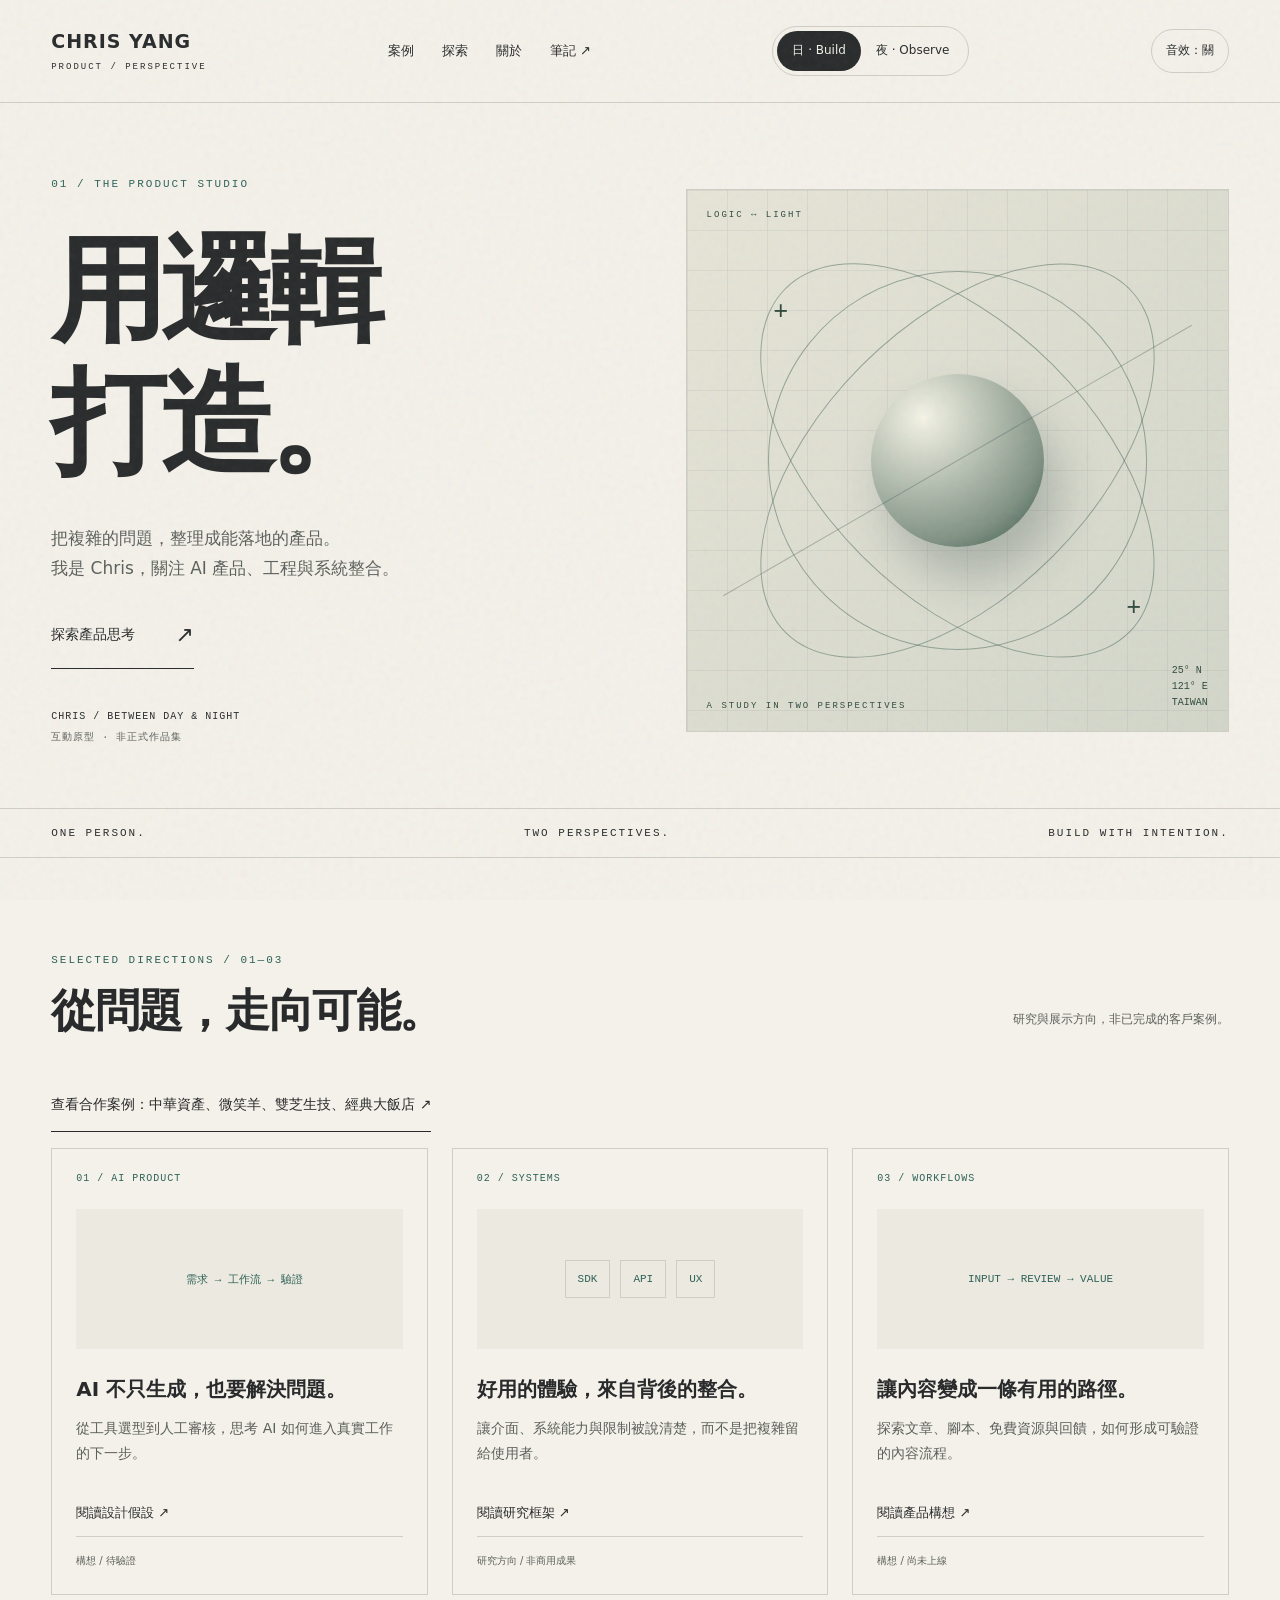
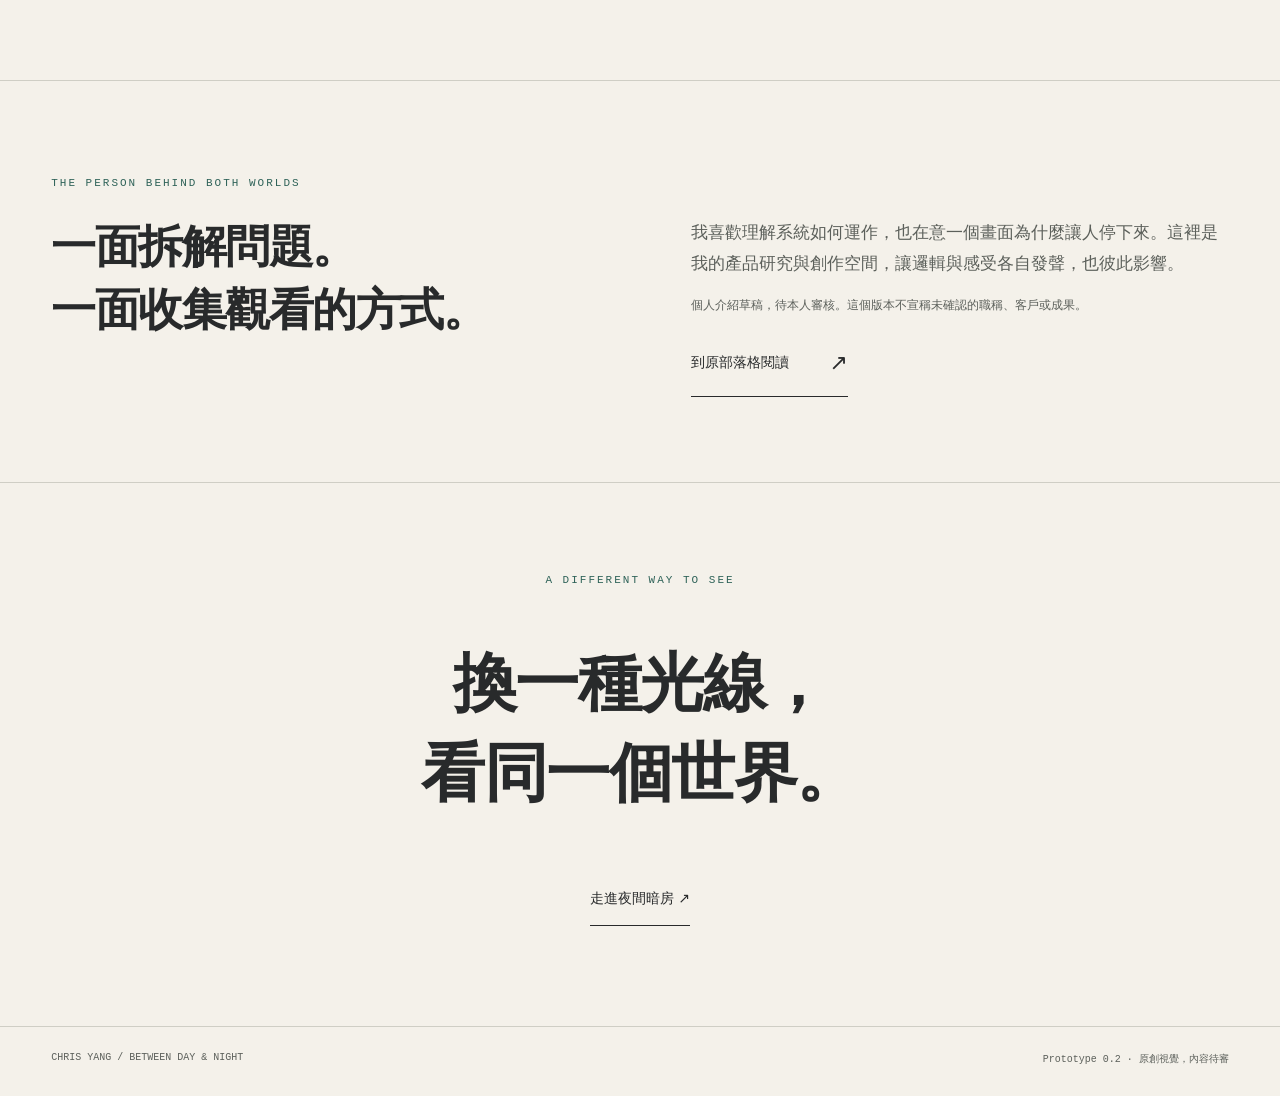
<file: site/index.html>
<!doctype html>
<html lang="zh-Hant" data-world="build"><head><meta charset="utf-8"><meta name="viewport" content="width=device-width,initial-scale=1"><meta name="robots" content="noindex,nofollow"><meta name="description" content="Chris Yang：用邏輯打造，用感受觀看。AI 產品、系統整合、攝影與設計。"><title>Chris Yang — Between Day & Night</title><link rel="stylesheet" href="./styles.css"><script src="./app.js" defer></script></head><body>
<a class="skip" href="#main">跳至內容</a><div class="grain" aria-hidden="true"></div><header class="header"><a class="brand" href="#build">CHRIS YANG<span>PRODUCT / PERSPECTIVE</span></a><nav aria-label="主導覽"><a href="./portfolio.html">案例</a><a href="#work">探索</a><a href="#about">關於</a><a href="https://www.chris.com.tw/main/">筆記 ↗</a></nav><div class="switch" role="group" aria-label="切換內容世界"><button type="button" data-mode="build" aria-pressed="true">日 · Build</button><button type="button" data-mode="observe" aria-pressed="false">夜 · Observe</button></div></header>
<main id="main"><section class="hero"><div class="hero-copy"><p class="eyebrow" id="eyebrow">01 / THE PRODUCT STUDIO</p><h1 id="headline">用邏輯<span>打造。</span></h1><p class="intro" id="intro">把複雜的問題，整理成能落地的產品。<br>我是 Chris，關注 AI 產品、工程與系統整合。</p><a class="cta" href="#work" id="hero-link">探索產品思考 <span>↗</span></a><p class="edition">CHRIS / BETWEEN DAY & NIGHT <span>互動原型 · 非正式作品集</span></p></div><div class="art" aria-hidden="true"><div class="orbit o1"></div><div class="orbit o2"></div><div class="orbit o3"></div><div class="core"></div><div class="cross x1">+</div><div class="cross x2">+</div><div class="axis"></div><span class="art-label top">LOGIC ↔ LIGHT</span><span class="art-label bottom">A STUDY IN TWO PERSPECTIVES</span><span class="coord">25° N<br>121° E<br>TAIWAN</span></div></section>
<div class="ticker"><span>ONE PERSON.</span><span>TWO PERSPECTIVES.</span><span id="ticker-last">BUILD WITH INTENTION.</span></div>
<section id="work" class="section"><div class="section-head"><div><p class="eyebrow" id="work-label">SELECTED DIRECTIONS / 01—03</p><h2 id="work-title">從問題，走向可能。</h2></div><p class="muted" id="work-note">研究與展示方向，非已完成的客戶案例。</p></div>
<div id="build-content"><p><a class="cta" href="./portfolio.html">查看合作案例：中華資產、微笑羊、雙芝生技、經典大飯店 ↗</a></p><div class="cards"><article class="card"><span class="number">01 / AI PRODUCT</span><div class="diagram"><i></i><b>需求 → 工作流 → 驗證</b></div><h3>AI 不只生成，也要解決問題。</h3><p>從工具選型到人工審核，思考 AI 如何進入真實工作的下一步。</p><button class="text-button" data-detail="ai">閱讀設計假設 ↗</button><span class="status">構想 / 待驗證</span></article><article class="card"><span class="number">02 / SYSTEMS</span><div class="diagram cells"><b>SDK</b><b>API</b><b>UX</b></div><h3>好用的體驗，來自背後的整合。</h3><p>讓介面、系統能力與限制被說清楚，而不是把複雜留給使用者。</p><button class="text-button" data-detail="systems">閱讀研究框架 ↗</button><span class="status">研究方向 / 非商用成果</span></article><article class="card"><span class="number">03 / WORKFLOWS</span><div class="diagram"><b>INPUT → REVIEW → VALUE</b></div><h3>讓內容變成一條有用的路徑。</h3><p>探索文章、腳本、免費資源與回饋，如何形成可驗證的內容流程。</p><button class="text-button" data-detail="content">閱讀產品構想 ↗</button><span class="status">構想 / 尚未上線</span></article></div></div>
<div id="observe-content" hidden><div class="gallery"><article class="photo p1"><span>01 / LIGHT STUDY</span><div class="shape"></div><h3>光的邊界</h3><p>CSS 視覺實驗 · 非攝影作品</p></article><article class="photo p2"><span>02 / NEGATIVE SPACE</span><div class="shape"></div><h3>留白之間</h3><p>CSS 視覺實驗 · 非攝影作品</p></article><article class="photo p3"><span>03 / AFTER HOURS</span><div class="shape"></div><h3>夜色未定</h3><p>CSS 視覺實驗 · 非攝影作品</p></article></div><p class="muted">攝影系列尚待提供本人作品及確認授權。此處以原創幾何視覺測試策展節奏。</p></div></section>
<section id="about" class="section about"><p class="eyebrow">THE PERSON BEHIND BOTH WORLDS</p><h2>一面拆解問題。<br>一面收集觀看的方式。</h2><div><p>我喜歡理解系統如何運作，也在意一個畫面為什麼讓人停下來。這裡是我的產品研究與創作空間，讓邏輯與感受各自發聲，也彼此影響。</p><p class="muted">個人介紹草稿，待本人審核。這個版本不宣稱未確認的職稱、客戶或成果。</p><a class="cta" href="https://www.chris.com.tw/main/">到原部落格閱讀 <span>↗</span></a></div></section>
<section class="closing"><p class="eyebrow">A DIFFERENT WAY TO SEE</p><h2 id="closing-title">換一種光線，<br>看同一個世界。</h2><button id="other-world" class="cta" type="button">走進夜間暗房 ↗</button></section></main><footer><span>CHRIS YANG / BETWEEN DAY & NIGHT</span><span>Prototype 0.2 · 原創視覺，內容待審</span></footer>
<dialog id="detail"><form method="dialog"><button class="close" aria-label="關閉詳情">關閉 ×</button></form><p class="eyebrow">CONCEPT NOTE / NOT A SHIPPED CASE</p><h2 id="detail-title"></h2><div id="detail-body"></div></dialog><div class="sr-only" role="status" aria-live="polite" id="announcement"></div></body></html>
</file>
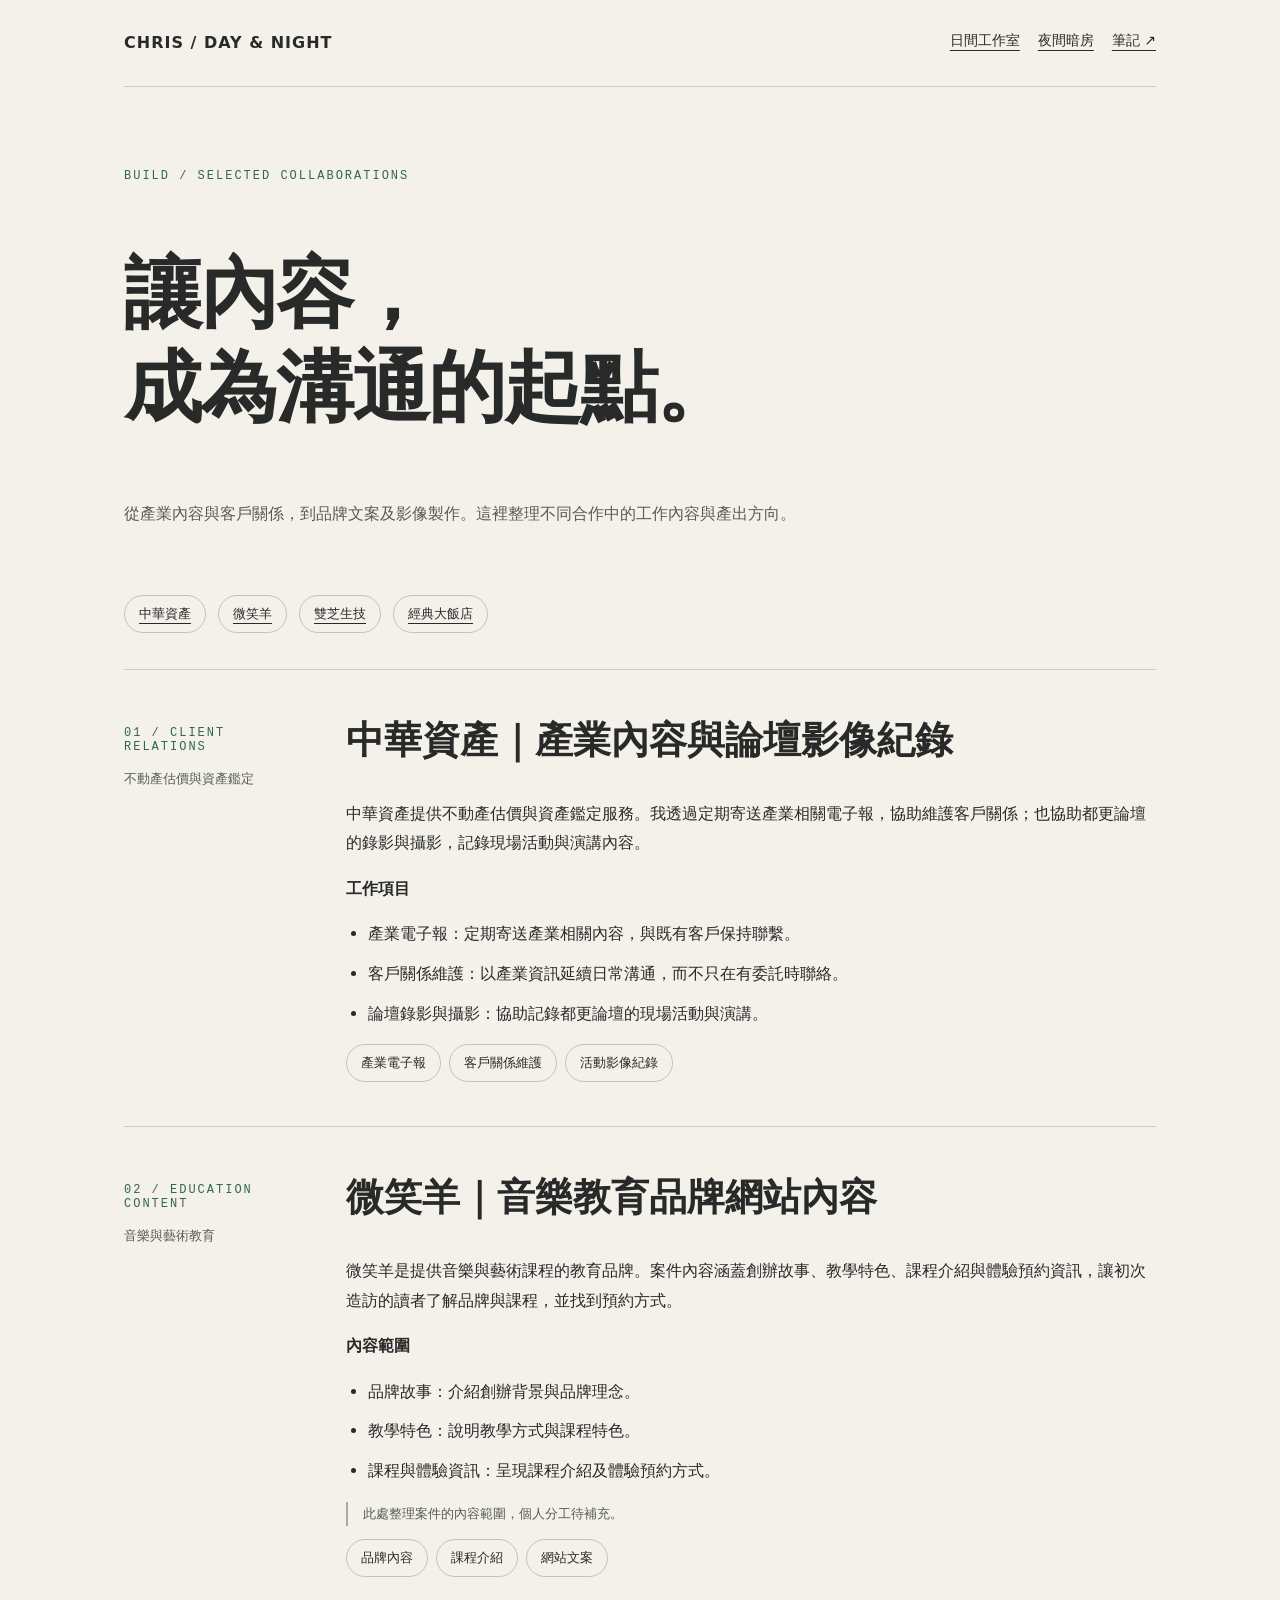
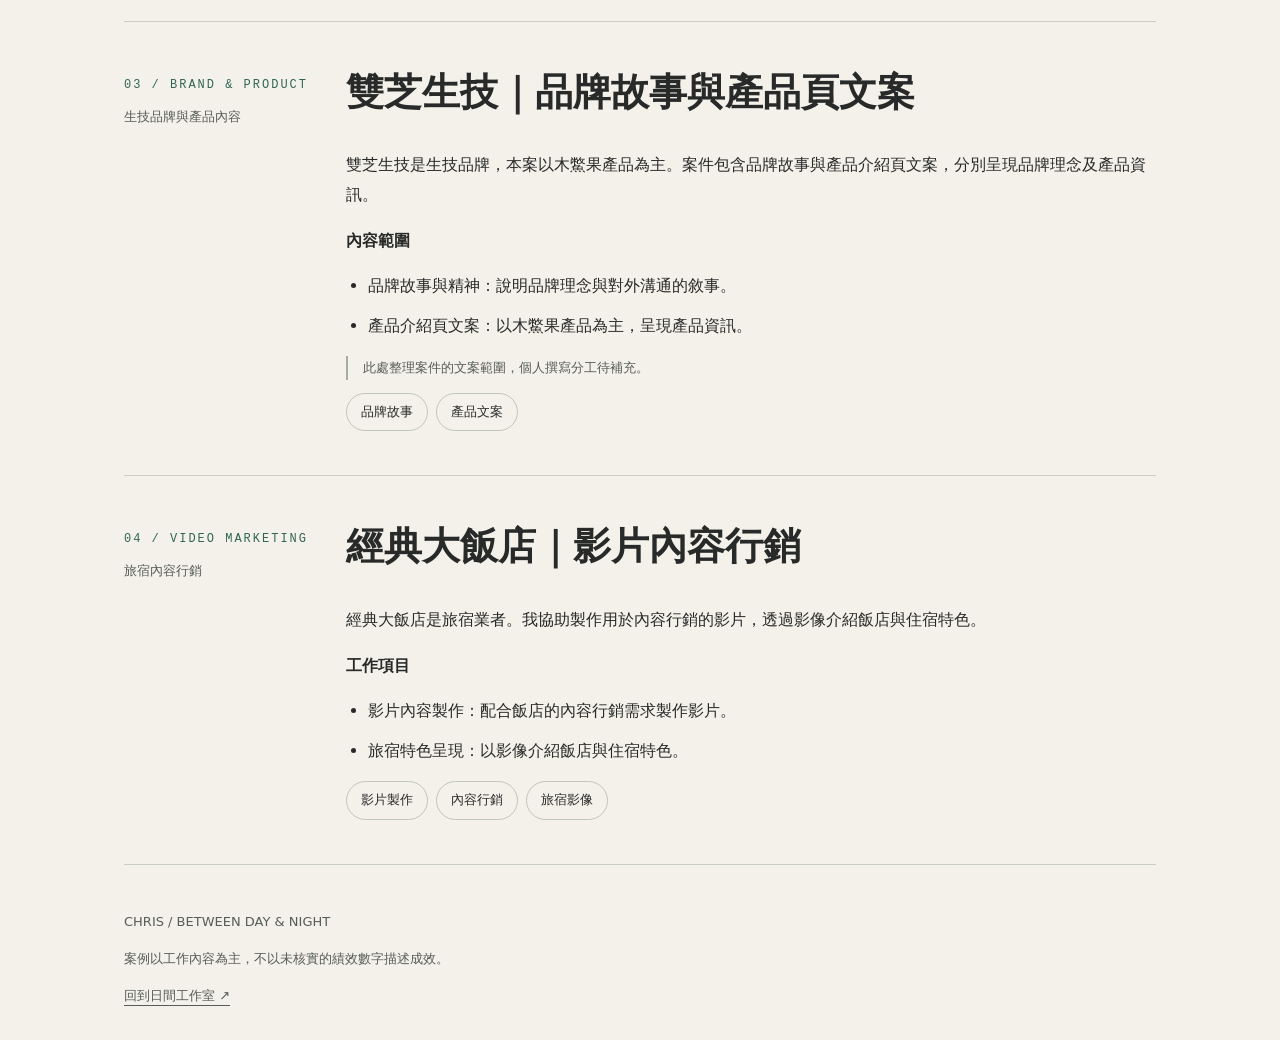
<file: site/portfolio.html>
<!doctype html>
<html lang="zh-Hant"><head><meta charset="utf-8"><meta name="viewport" content="width=device-width,initial-scale=1"><meta name="robots" content="noindex,nofollow"><meta name="description" content="Chris 的合作案例：產業電子報、論壇影像紀錄、品牌網站內容、產品文案與旅宿影片內容行銷。"><title>合作案例 — Chris · Between Day & Night</title><style>
*{box-sizing:border-box}body{margin:0;background:#f4f1ea;color:#282a29;font:16px/1.85 system-ui,sans-serif}a{color:inherit;text-underline-offset:5px}a:focus-visible{outline:3px solid #316653;outline-offset:5px}.wrap{max-width:1080px;margin:auto;padding:0 24px}header{padding:28px 0;border-bottom:1px solid #c9cdc3;display:flex;justify-content:space-between;gap:20px;flex-wrap:wrap}.brand{font-weight:750;text-decoration:none;letter-spacing:1px}nav{display:flex;flex-wrap:wrap;gap:18px;font-size:14px}.hero{padding:70px 0 50px}.eyebrow{font:12px monospace;letter-spacing:2px;color:#316653}h1{font-size:clamp(42px,7vw,78px);line-height:1.2;letter-spacing:-2px}h2{font-size:clamp(26px,4vw,38px);line-height:1.4}h3{font-size:16px}.intro{max-width:700px;color:#565c57}.toc{padding:0 0 36px;display:flex;flex-wrap:wrap;gap:12px}.toc a,.tag{border:1px solid #bfc6bb;border-radius:30px;padding:6px 14px;font-size:13px}.case{border-top:1px solid #c9cdc3;padding:44px 0;display:grid;grid-template-columns:190px 1fr;gap:32px;scroll-margin-top:24px}.case h2{margin-top:0}.meta,.note{color:#565c57;font-size:13px}.tags{display:flex;flex-wrap:wrap;gap:8px}.case ul{padding-left:22px}.case li{margin-bottom:10px}.note{border-left:2px solid #a4b09d;padding-left:15px}footer{padding:32px 0;border-top:1px solid #c9cdc3;font-size:13px;color:#565c57}.skip{position:absolute;top:-100px}.skip:focus{top:0;background:#fff;padding:12px}@media(max-width:700px){.case{grid-template-columns:1fr;gap:8px}.hero{padding:42px 0 30px}.wrap{padding:0 20px}}
</style></head><body><a class="skip" href="#main">跳至內容</a><div class="wrap"><header><a class="brand" href="./index.html#build">CHRIS / DAY & NIGHT</a><nav aria-label="主導覽"><a href="./index.html#build">日間工作室</a><a href="./index.html#observe">夜間暗房</a><a href="https://www.chris.com.tw/main/">筆記 ↗</a></nav></header>
<main id="main"><section class="hero"><p class="eyebrow">BUILD / SELECTED COLLABORATIONS</p><h1>讓內容，<br>成為溝通的起點。</h1><p class="intro">從產業內容與客戶關係，到品牌文案及影像製作。這裡整理不同合作中的工作內容與產出方向。</p></section><nav class="toc" aria-label="案例索引"><a href="#cpa">中華資產</a><a href="#smile">微笑羊</a><a href="#biotech">雙芝生技</a><a href="#hotel">經典大飯店</a></nav>
<article id="cpa" class="case"><aside><p class="eyebrow">01 / CLIENT RELATIONS</p><p class="meta">不動產估價與資產鑑定</p></aside><div><h2>中華資產｜產業內容與論壇影像紀錄</h2><p>中華資產提供不動產估價與資產鑑定服務。我透過定期寄送產業相關電子報，協助維護客戶關係；也協助都更論壇的錄影與攝影，記錄現場活動與演講內容。</p><h3>工作項目</h3><ul><li>產業電子報：定期寄送產業相關內容，與既有客戶保持聯繫。</li><li>客戶關係維護：以產業資訊延續日常溝通，而不只在有委託時聯絡。</li><li>論壇錄影與攝影：協助記錄都更論壇的現場活動與演講。</li></ul><div class="tags"><span class="tag">產業電子報</span><span class="tag">客戶關係維護</span><span class="tag">活動影像紀錄</span></div></div></article>
<article id="smile" class="case"><aside><p class="eyebrow">02 / EDUCATION CONTENT</p><p class="meta">音樂與藝術教育</p></aside><div><h2>微笑羊｜音樂教育品牌網站內容</h2><p>微笑羊是提供音樂與藝術課程的教育品牌。案件內容涵蓋創辦故事、教學特色、課程介紹與體驗預約資訊，讓初次造訪的讀者了解品牌與課程，並找到預約方式。</p><h3>內容範圍</h3><ul><li>品牌故事：介紹創辦背景與品牌理念。</li><li>教學特色：說明教學方式與課程特色。</li><li>課程與體驗資訊：呈現課程介紹及體驗預約方式。</li></ul><p class="note">此處整理案件的內容範圍，個人分工待補充。</p><div class="tags"><span class="tag">品牌內容</span><span class="tag">課程介紹</span><span class="tag">網站文案</span></div></div></article>
<article id="biotech" class="case"><aside><p class="eyebrow">03 / BRAND & PRODUCT</p><p class="meta">生技品牌與產品內容</p></aside><div><h2>雙芝生技｜品牌故事與產品頁文案</h2><p>雙芝生技是生技品牌，本案以木鱉果產品為主。案件包含品牌故事與產品介紹頁文案，分別呈現品牌理念及產品資訊。</p><h3>內容範圍</h3><ul><li>品牌故事與精神：說明品牌理念與對外溝通的敘事。</li><li>產品介紹頁文案：以木鱉果產品為主，呈現產品資訊。</li></ul><p class="note">此處整理案件的文案範圍，個人撰寫分工待補充。</p><div class="tags"><span class="tag">品牌故事</span><span class="tag">產品文案</span></div></div></article>
<article id="hotel" class="case"><aside><p class="eyebrow">04 / VIDEO MARKETING</p><p class="meta">旅宿內容行銷</p></aside><div><h2>經典大飯店｜影片內容行銷</h2><p>經典大飯店是旅宿業者。我協助製作用於內容行銷的影片，透過影像介紹飯店與住宿特色。</p><h3>工作項目</h3><ul><li>影片內容製作：配合飯店的內容行銷需求製作影片。</li><li>旅宿特色呈現：以影像介紹飯店與住宿特色。</li></ul><div class="tags"><span class="tag">影片製作</span><span class="tag">內容行銷</span><span class="tag">旅宿影像</span></div></div></article>
</main><footer><p>CHRIS / BETWEEN DAY & NIGHT</p><p>案例以工作內容為主，不以未核實的績效數字描述成效。</p><a href="./index.html#build">回到日間工作室 ↗</a></footer></div></body></html>
</file>
<file: site/styles.css>
*{box-sizing:border-box}html{scroll-behavior:smooth;scroll-padding-top:100px} :root{--bg:#f4f1ea;--ink:#282a2b;--muted:#5c605b;--line:#cfcec5;--accent:#2e6258;--surface:#ece9e0}html[data-world=observe]{--bg:#202327;--ink:#eeeae2;--muted:#b7b7b0;--line:#484c50;--accent:#e4a889;--surface:#292d31}body{margin:0;background:var(--bg);color:var(--ink);font-family:system-ui,-apple-system,"Noto Sans TC",sans-serif;line-height:1.8;transition:background .4s,color .4s}a{color:inherit;text-decoration:none}button{font:inherit;color:inherit;cursor:pointer}a:focus-visible,button:focus-visible{outline:3px solid var(--accent);outline-offset:5px}[hidden]{display:none!important}.skip{position:fixed;top:-100px;background:var(--bg);padding:12px;z-index:20}.skip:focus{top:0}.grain{position:fixed;inset:0;pointer-events:none;opacity:.12;background-image:url("data:image/svg+xml,%3Csvg viewBox='0 0 180 180' xmlns='http://www.w3.org/2000/svg'%3E%3Cfilter id='n'%3E%3CfeTurbulence type='fractalNoise' baseFrequency='.8' numOctaves='3' stitchTiles='stitch'/%3E%3C/filter%3E%3Cpath fill='%23888' filter='url(%23n)' opacity='.5' d='M0 0h180v180H0z'/%3E%3C/svg%3E");z-index:5}.header{max-width:1440px;margin:auto;padding:26px 4vw;display:flex;align-items:center;justify-content:space-between;gap:20px;border-bottom:1px solid var(--line)}.brand{font-size:19px;font-weight:800;letter-spacing:1px;line-height:1.3}.brand span{display:block;font:9px monospace;letter-spacing:2px;margin-top:8px}nav{display:flex;gap:28px;font-size:13px}.switch{border:1px solid var(--line);padding:4px;display:flex;border-radius:50px}.switch button{background:none;border:0;padding:9px 15px;font-size:12px;border-radius:50px}.switch button[aria-pressed=true]{background:var(--ink);color:var(--bg)}main{max-width:1440px;margin:auto}.hero{padding:64px 4vw 54px;display:grid;grid-template-columns:1.05fr 1fr;gap:5vw;align-items:center;min-height:650px}.eyebrow{font:11px monospace;letter-spacing:2px;color:var(--accent)}h1{font-size:clamp(68px,9vw,134px);letter-spacing:-6px;line-height:1.15;margin:34px 0}h1 span{display:block}.intro{font-size:17px;color:var(--muted)}.cta{display:inline-flex;align-items:center;gap:40px;border:0;border-bottom:1px solid var(--ink);padding:14px 0;background:none;font-size:14px}.cta span{font-size:22px}.edition{margin-top:42px;font:10px monospace;letter-spacing:1px}.edition span{display:block;color:var(--muted);margin-top:8px}.art{position:relative;aspect-ratio:1;overflow:hidden;background:linear-gradient(135deg,#e7e5d8,#d2d6c9);border:1px solid var(--line);isolation:isolate}.art:before{content:'';position:absolute;inset:0;background-image:linear-gradient(#8882 1px,transparent 1px),linear-gradient(90deg,#8882 1px,transparent 1px);background-size:40px 40px}.orbit{position:absolute;border:1px solid #3d5c5077;border-radius:50%;inset:15%;transform:rotate(-30deg)}.o2{inset:25% 5%;transform:rotate(45deg)}.o3{inset:5% 25%;transform:rotate(45deg)}.core{position:absolute;width:32%;height:32%;left:34%;top:34%;border-radius:50%;background:radial-gradient(circle at 30% 25%,#f5f4e7,#809283 70%,#2e4e43);box-shadow:15px 30px 45px #233a3a40}.art-label{position:absolute;left:20px;font:9px monospace;letter-spacing:2px;color:#30493e}.top{top:20px}.bottom{bottom:20px}.coord{position:absolute;right:20px;bottom:20px;font:10px monospace;line-height:1.6;color:#30493e}.axis{position:absolute;top:50%;width:100%;height:1px;background:#3b514d55;transform:rotate(-30deg)}.cross{position:absolute;color:#30493e;font:25px monospace}.x1{top:20%;left:16%}.x2{right:16%;bottom:20%}html[data-world=observe] .art{background:radial-gradient(ellipse at 60% 30%,#614638,#191c20 65%)}html[data-world=observe] .art:before{opacity:.15}html[data-world=observe] .core{background:#1c2025;box-shadow:-15px -10px 3px -7px #f6c7a3,0 0 70px #d78d5330;width:45%;height:45%;left:27.5%;top:27.5%}html[data-world=observe] .orbit{border-color:#d3a07d55}html[data-world=observe] .art-label,html[data-world=observe] .coord,html[data-world=observe] .cross{color:#dbbba6}.ticker{border-block:1px solid var(--line);padding:18px 4vw;display:flex;justify-content:space-between;gap:15px;font:11px monospace;letter-spacing:2px}.section{padding:85px 4vw;border-bottom:1px solid var(--line)}.section-head{display:flex;justify-content:space-between;align-items:end;gap:25px;margin-bottom:35px}h2{font-size:clamp(28px,3.5vw,48px);line-height:1.4;letter-spacing:-1.5px}.section-head h2{margin:14px 0 0}.muted{font-size:12px;color:var(--muted)}.cards{display:grid;grid-template-columns:repeat(3,1fr);gap:24px}.card{display:flex;flex-direction:column;border:1px solid var(--line);padding:24px;transition:transform .2s}.card:hover{transform:translateY(-5px)}.number{font:10px monospace;color:var(--accent);letter-spacing:1px}.diagram{min-height:140px;background:var(--surface);margin:25px 0;display:flex;align-items:center;justify-content:center;font:11px monospace;color:var(--accent);gap:10px}.diagram b{font-weight:400}.cells b{padding:12px;border:1px solid var(--line)}h3{font-size:20px;line-height:1.5;margin:0 0 12px}.card p{font-size:14px;color:var(--muted);margin:0 0 22px}.text-button{border:0;border-bottom:1px solid var(--line);padding:12px 0;text-align:left;background:none;margin-top:auto;font-size:13px}.status{font-size:10px;color:var(--muted);margin-top:15px}.gallery{display:grid;grid-template-columns:1.1fr .8fr 1fr;gap:20px;align-items:start}.photo{padding:20px;border:1px solid var(--line)}.photo>span{font:9px monospace;letter-spacing:1px}.photo .shape{height:290px;margin:20px 0;background:linear-gradient(120deg,#14161a 48%,#d6b9a0 49%,#765e50 52%,#24272b 75%)}.p2{margin-top:90px}.p2 .shape{height:220px;background:radial-gradient(circle at 60% 35%,#191c20 22%,#b49b80 23%,#b49b80 27%,#303237 28%)}.p3{margin-top:30px}.p3 .shape{height:350px;background:repeating-linear-gradient(90deg,#171a1e 0 24px,#72594b 25px,#24272a 29px 54px)}.photo p{font-size:11px;color:var(--muted)}.about{display:grid;grid-template-columns:1fr 1fr;column-gap:8vw}.about>.eyebrow{grid-column:1/-1}.about h2{margin-top:16px}.about>div>p:first-child{font-size:17px;color:var(--muted)}.closing{padding:80px 4vw 100px;text-align:center}.closing h2{font-size:clamp(35px,5vw,70px)}footer{max-width:1440px;margin:auto;border-top:1px solid var(--line);padding:25px 4vw;display:flex;justify-content:space-between;gap:20px;font:10px monospace;color:var(--muted)}dialog{background:var(--bg);color:var(--ink);border:1px solid var(--line);max-width:700px;width:calc(100% - 32px);padding:32px;max-height:85svh}dialog::backdrop{background:#0009}.close{float:right;background:none;border:1px solid var(--line);padding:8px 16px;min-height:44px}dialog h2{clear:both;padding-top:16px;font-size:30px}dialog h3{font-size:17px;margin-top:25px}dialog p{color:var(--muted);font-size:15px}.sr-only{position:absolute;width:1px;height:1px;padding:0;margin:-1px;overflow:hidden;clip:rect(0,0,0,0);white-space:nowrap;border:0}@media(max-width:800px){.header{flex-wrap:wrap;padding:20px}.brand{font-size:16px}nav{gap:15px}.switch{width:100%;justify-content:center}.switch button{flex:1;min-height:44px}.hero{grid-template-columns:1fr;padding:40px 20px;min-height:0}.hero-copy h1{letter-spacing:-3px;font-size:78px}.art{margin-top:20px;max-height:480px}.ticker{font-size:8px;letter-spacing:.5px;padding:16px 20px}.section{padding:55px 20px}.section-head{display:block}.cards,.gallery,.about{grid-template-columns:1fr}.p2,.p3{margin-top:0}.gallery .shape{height:300px}.about>.eyebrow{grid-column:auto}footer{padding:25px 20px;flex-direction:column}.edition{margin-top:28px}}@media(prefers-reduced-motion:reduce){html{scroll-behavior:auto}*,*::before,*::after{transition:none!important;animation:none!important}.card:hover{transform:none}}
</file>
